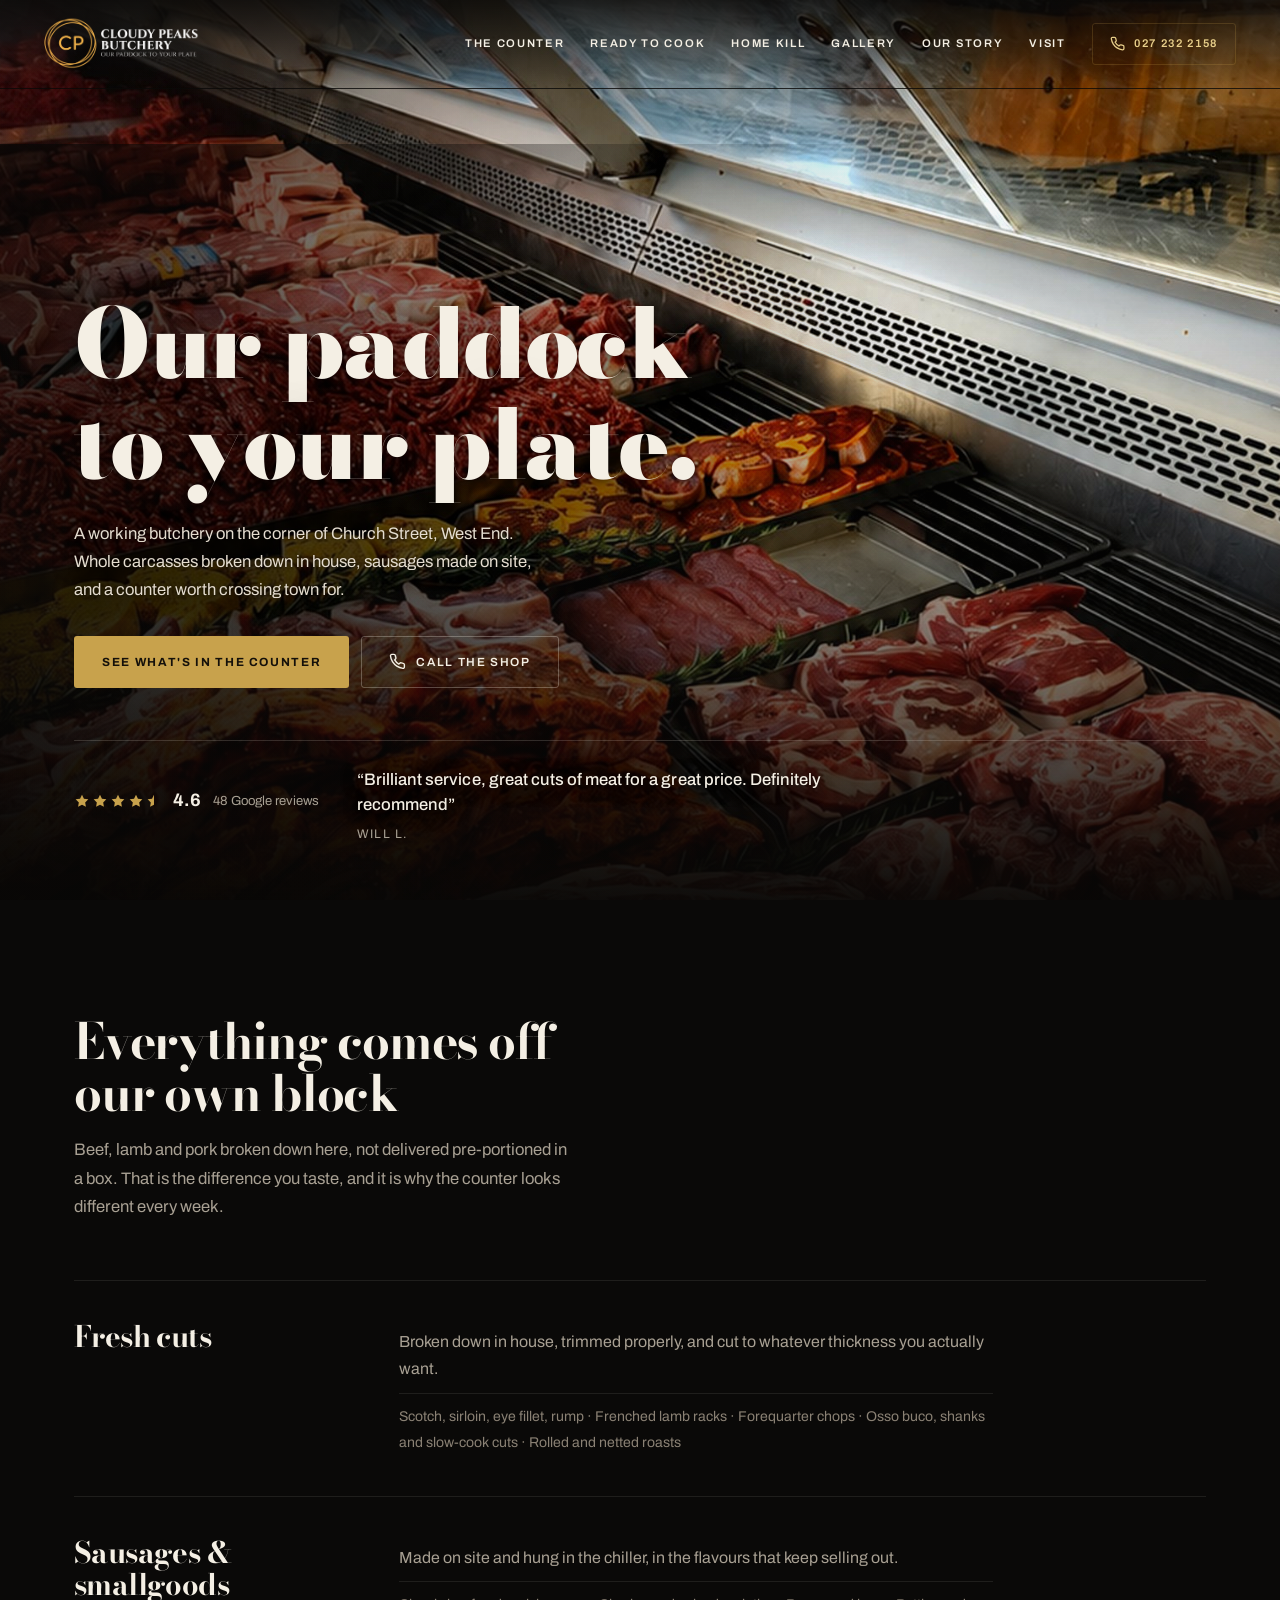
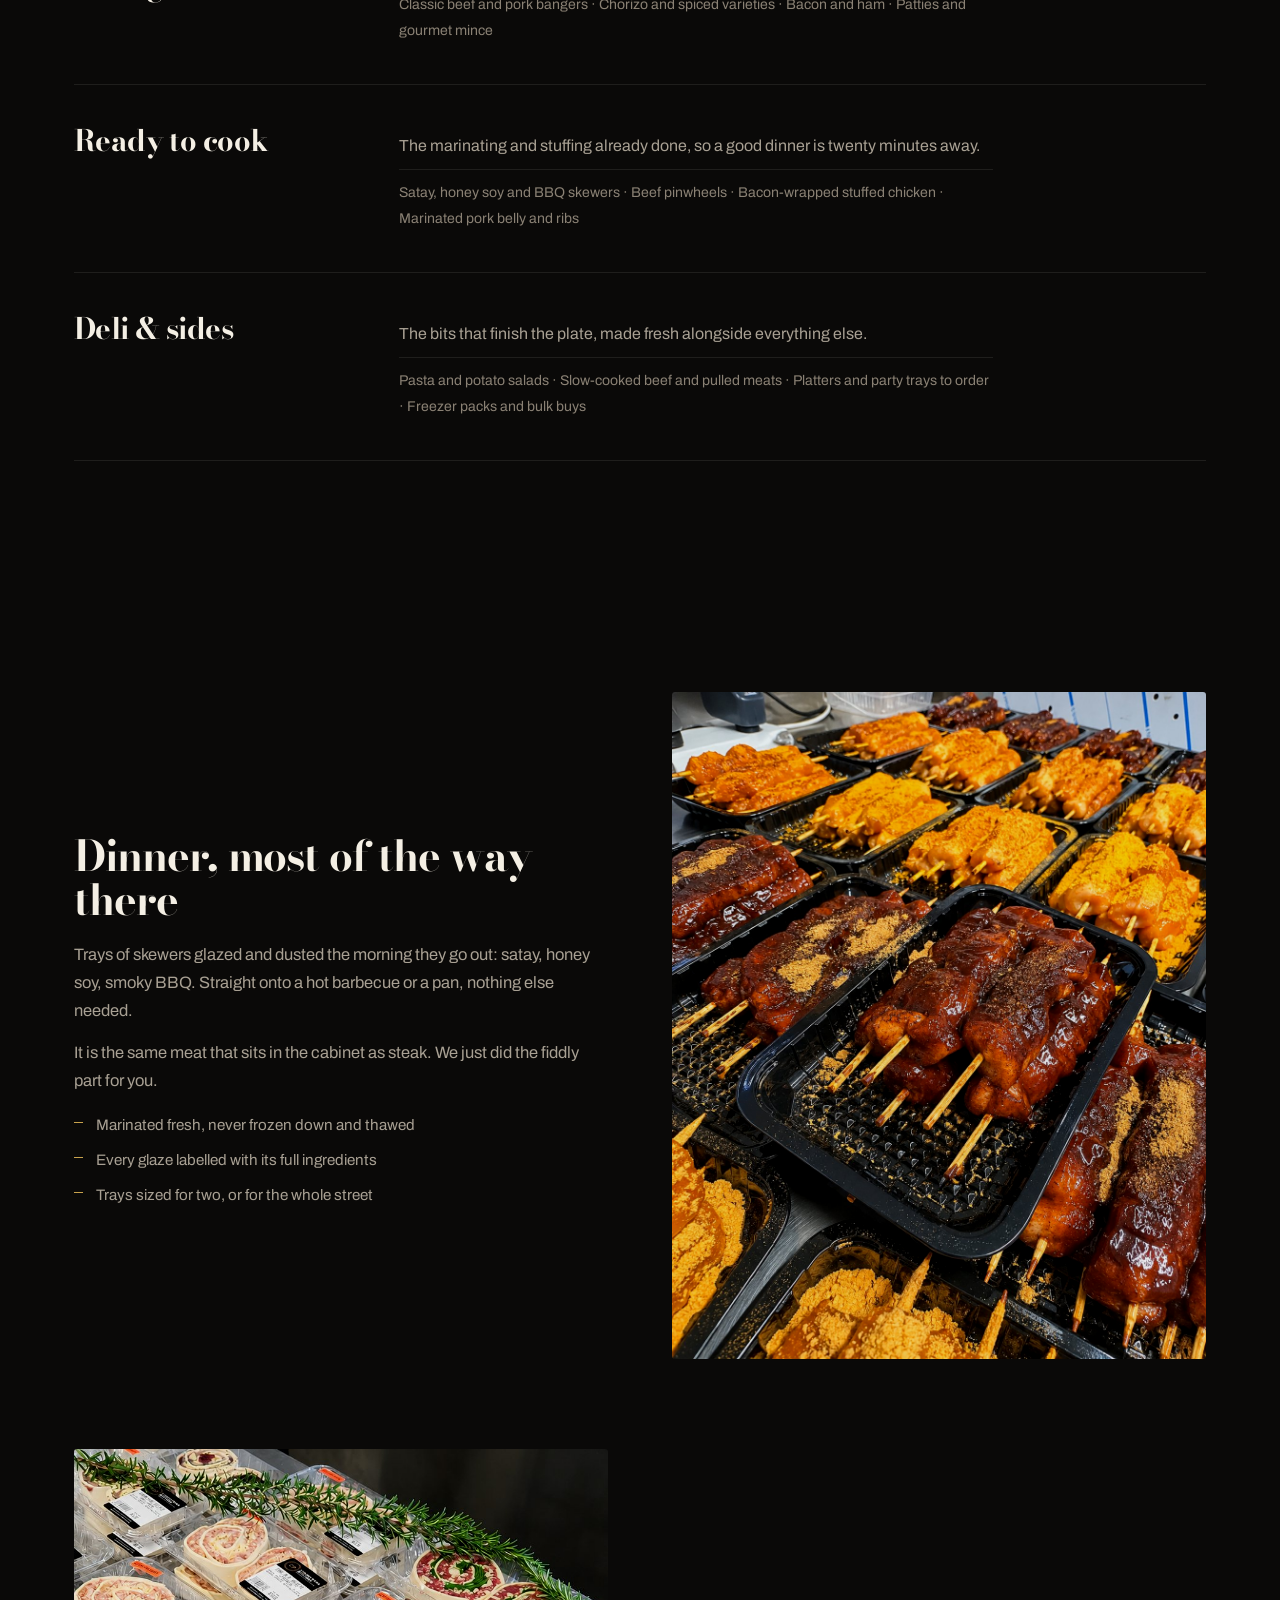
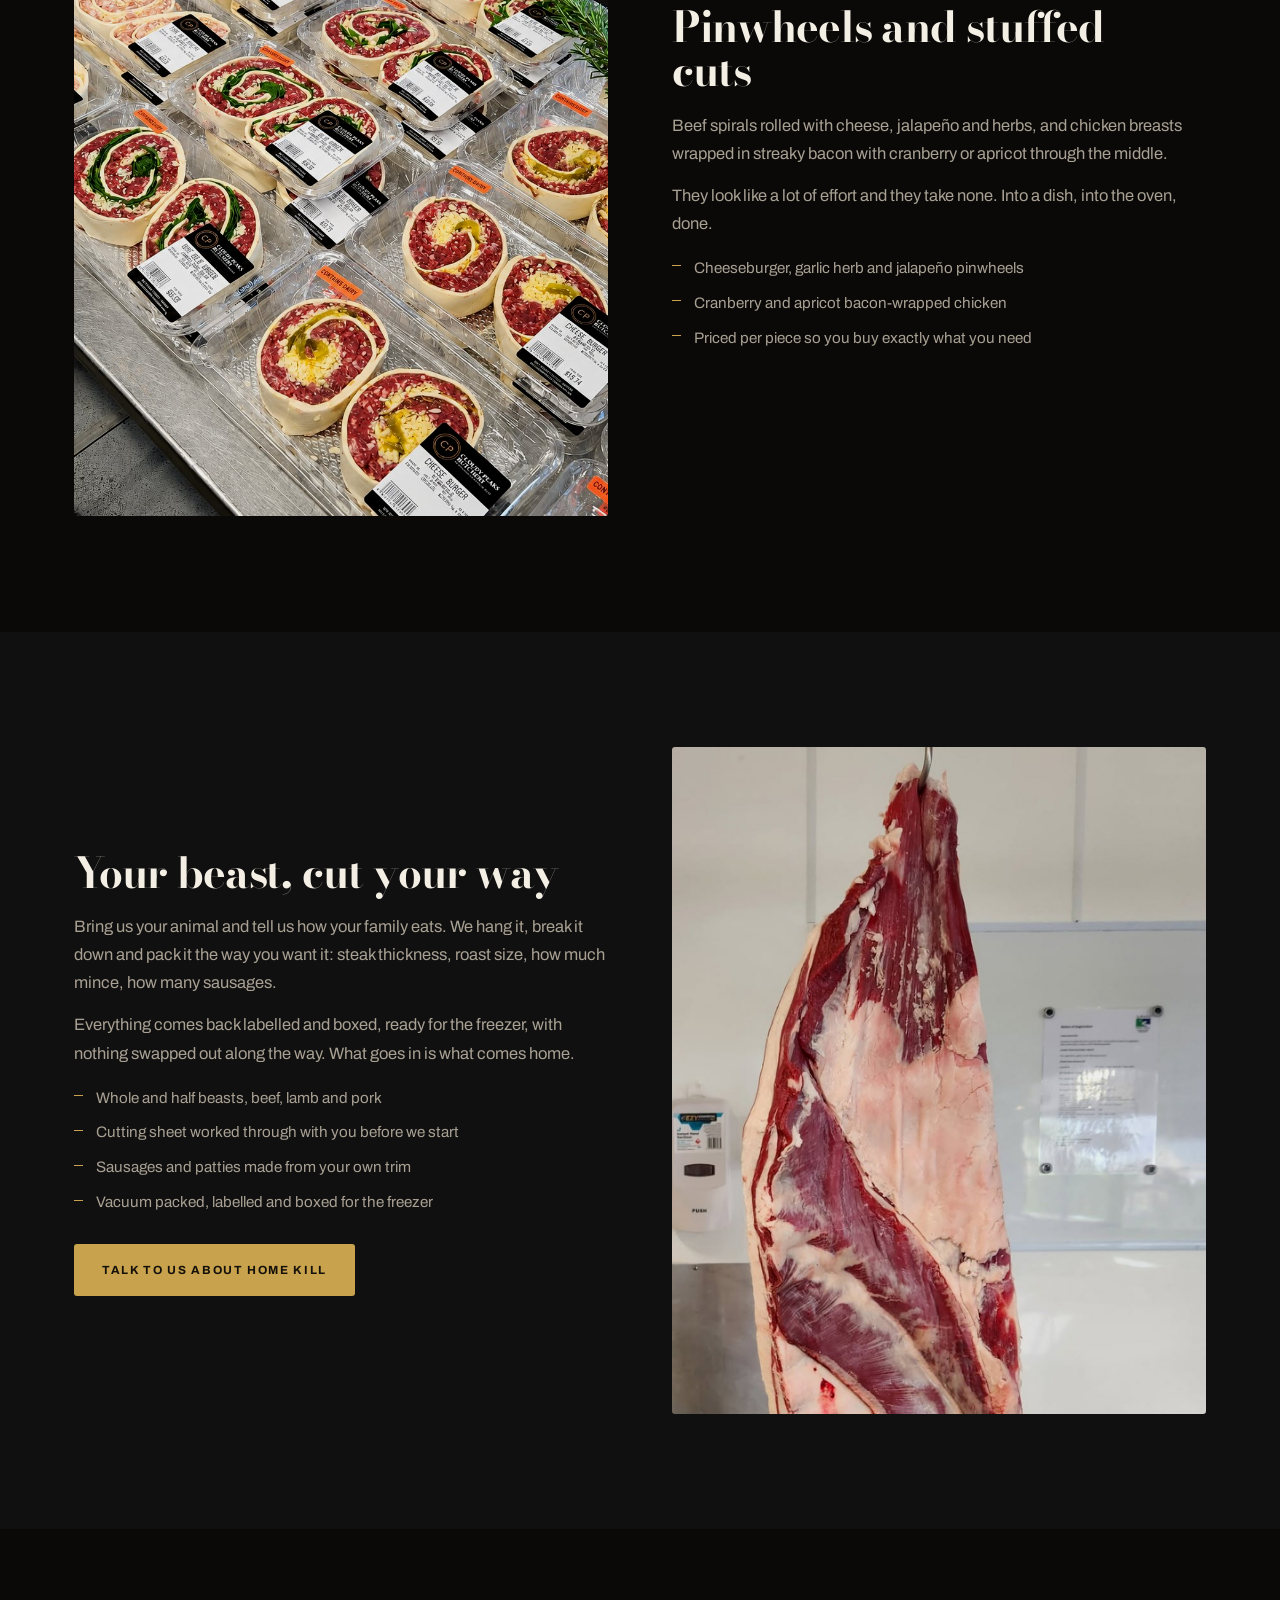
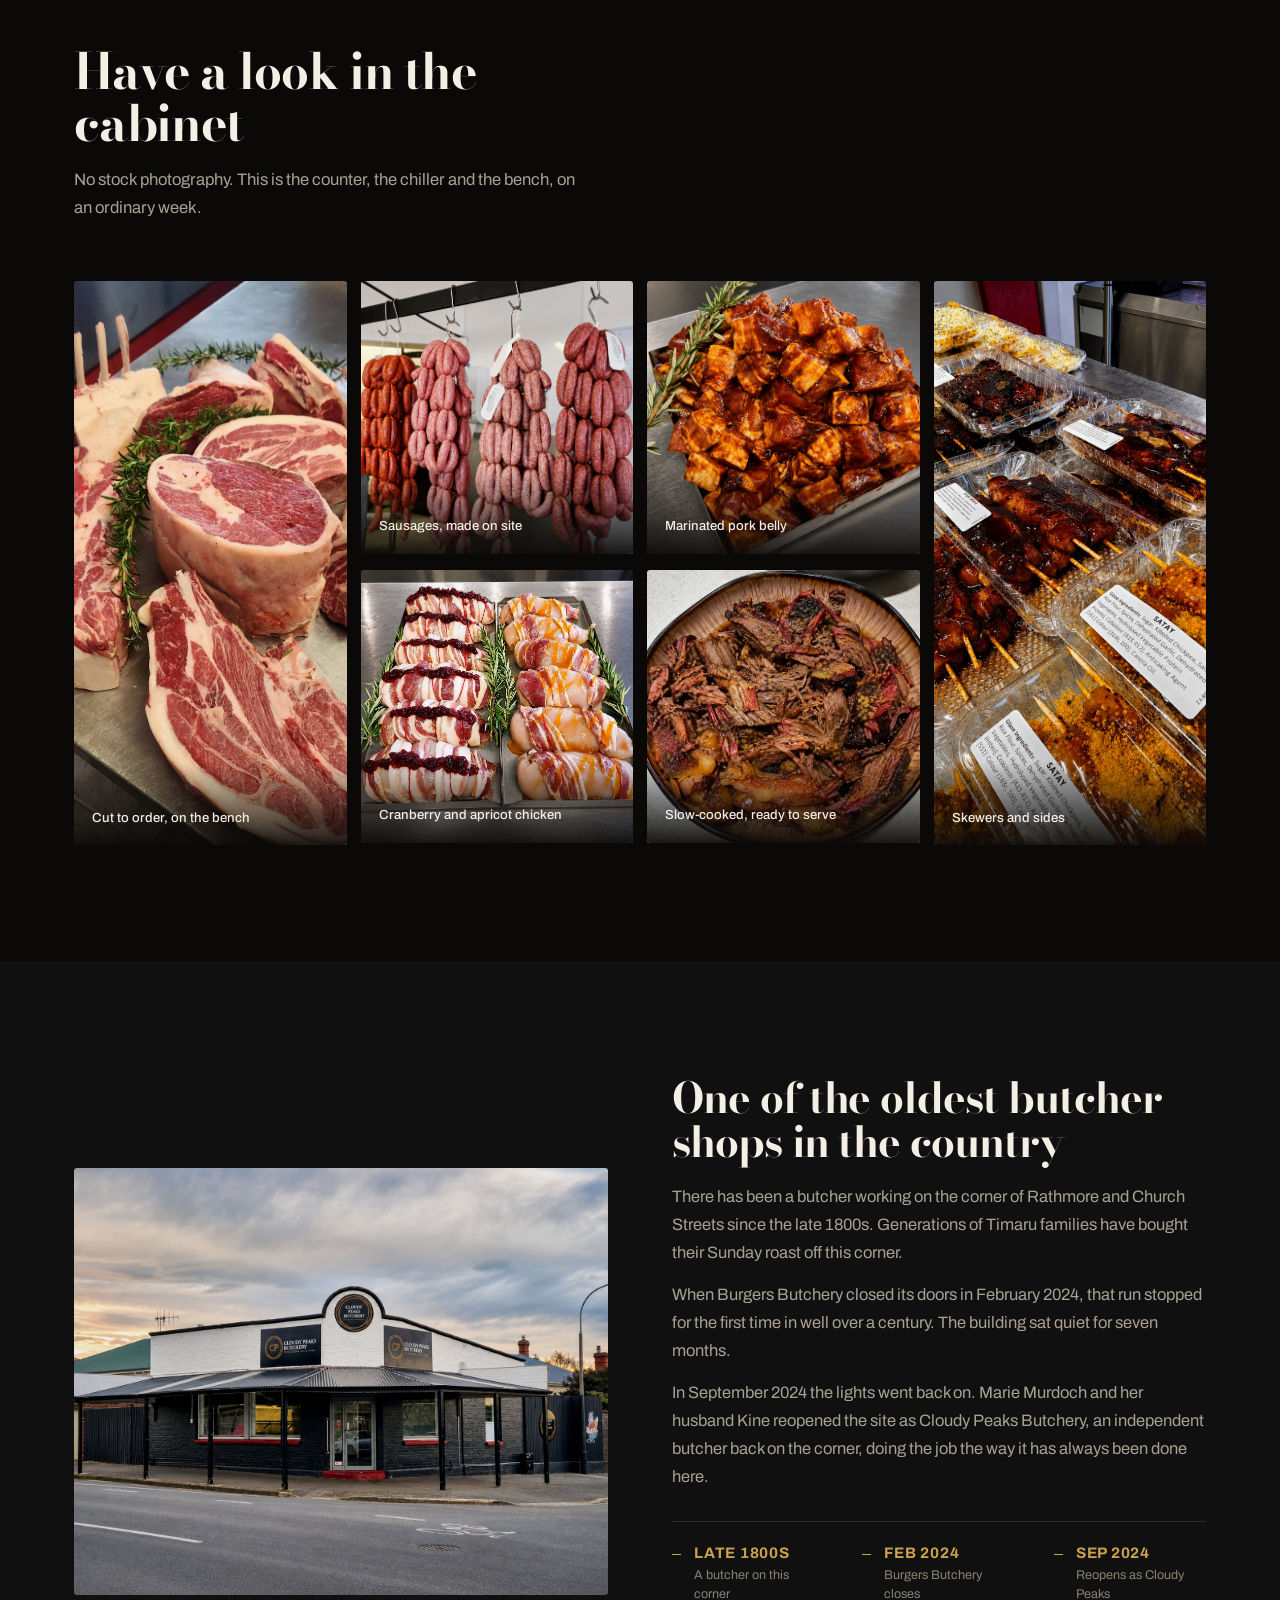
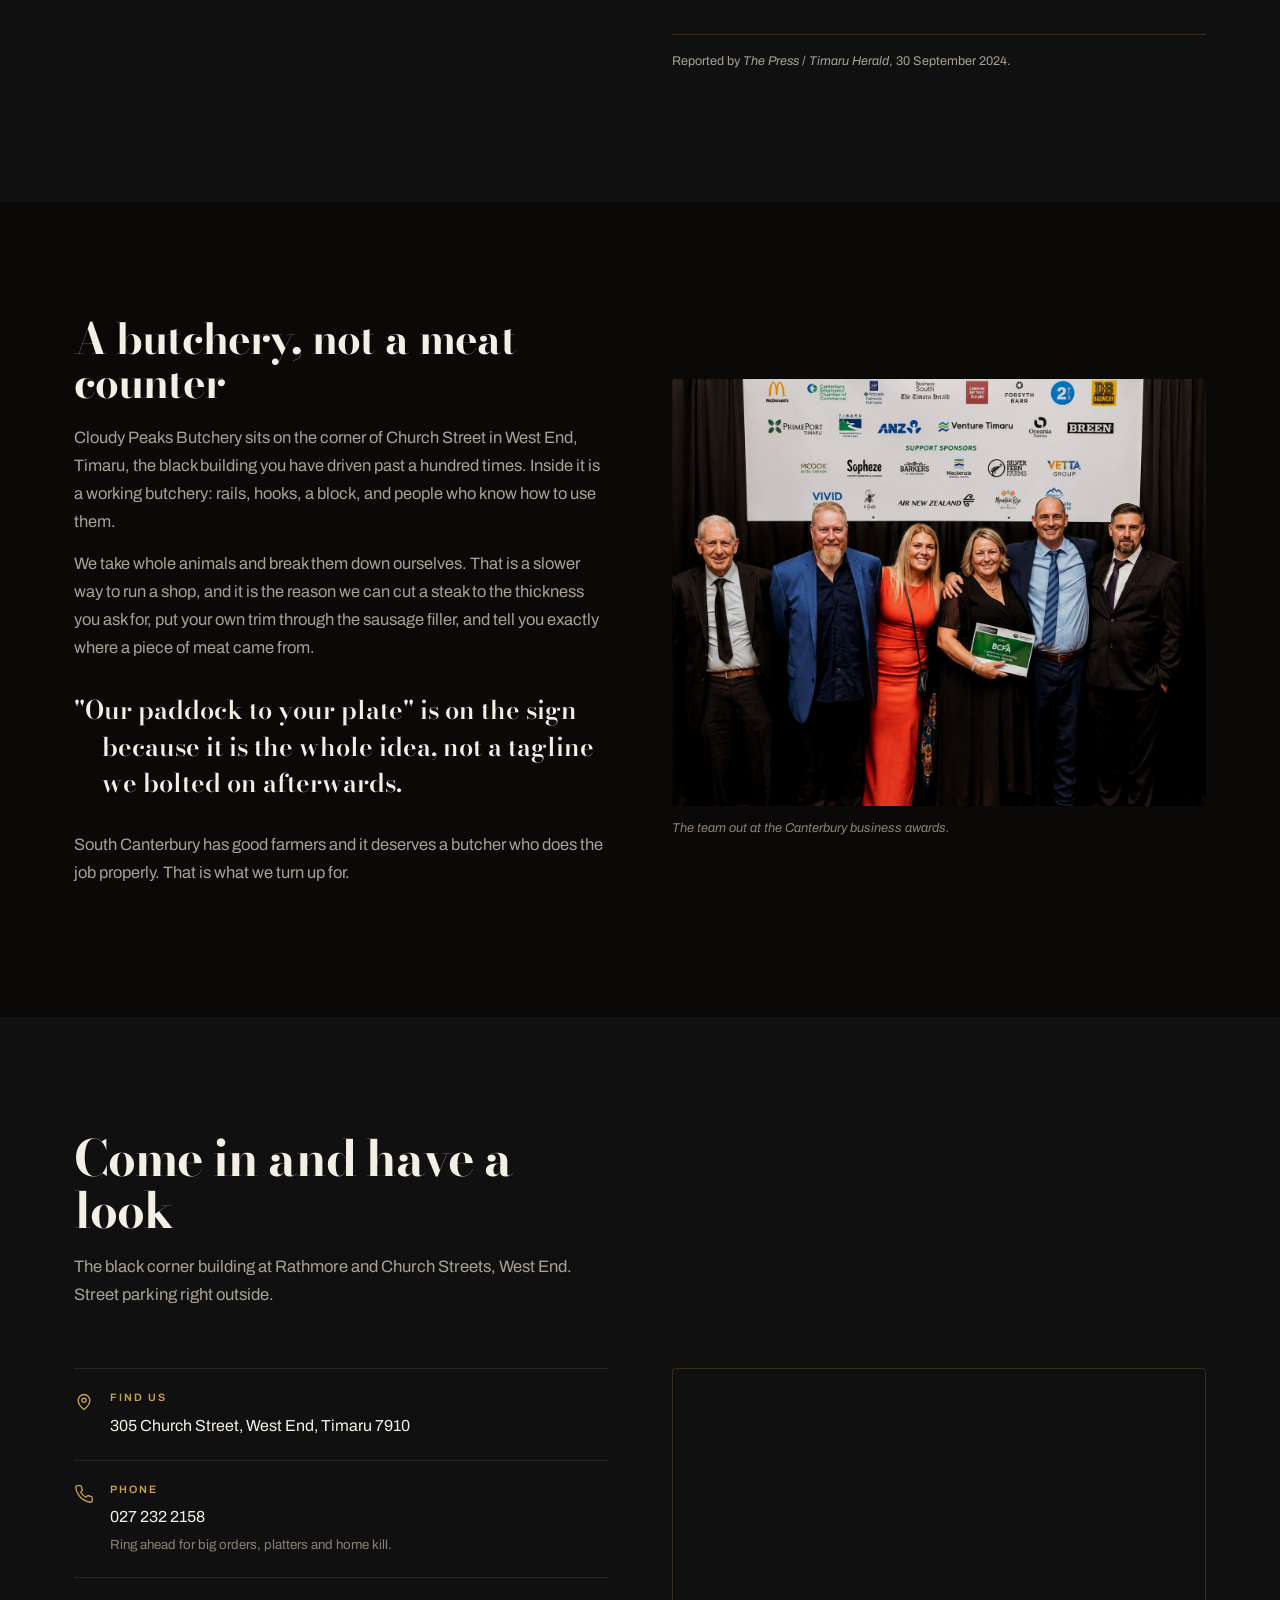
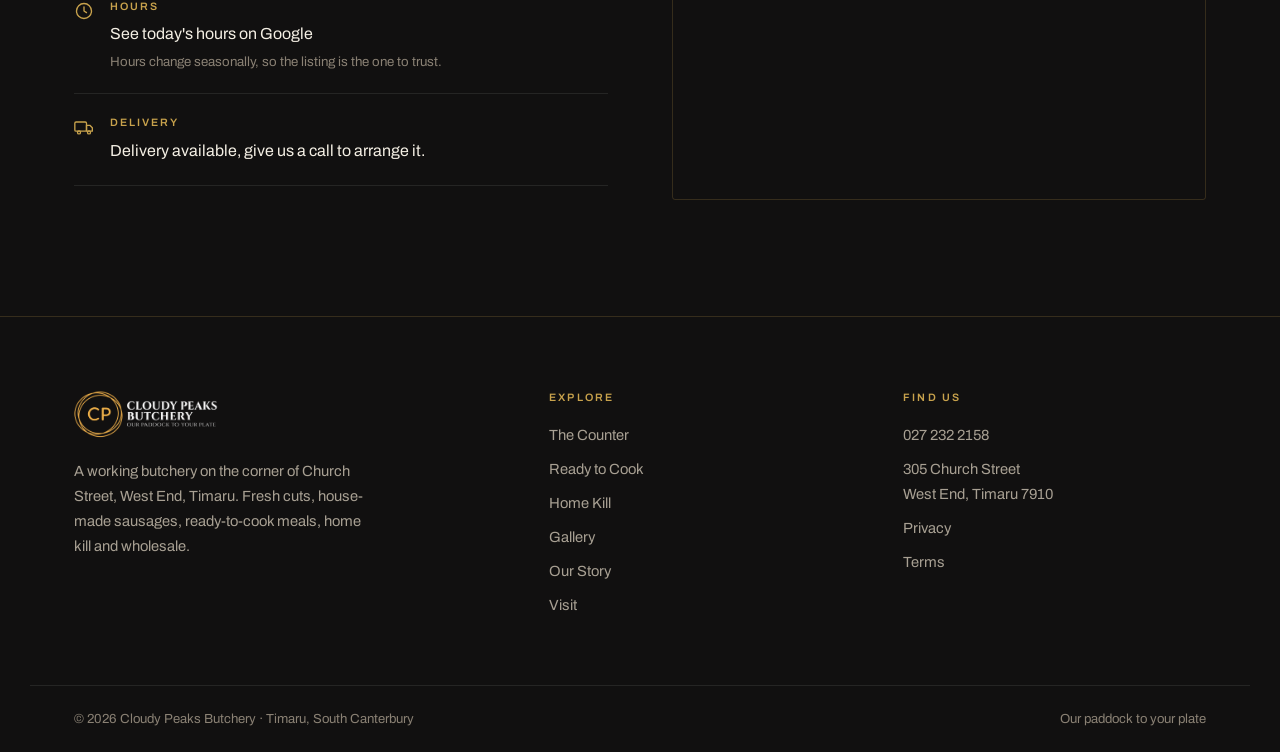
<file: index.html>
<!DOCTYPE html>
<html lang="en-NZ">
<head>
<meta charset="UTF-8">
<meta name="viewport" content="width=device-width, initial-scale=1.0">
<title>Cloudy Peaks Butchery | Craft Butcher, West End, Timaru</title>
<meta name="description" content="Cloudy Peaks Butchery on Church Street, West End, Timaru. Fresh cuts, house-made sausages, marinated ready-to-cook meals, smallgoods, home kill and wholesale. Our paddock to your plate.">
<meta name="theme-color" content="#0a0908">
<link rel="canonical" href="https://cloudy-peaks-butchery-demo.vercel.app/">

<meta property="og:type" content="website">
<meta property="og:title" content="Cloudy Peaks Butchery | Craft Butcher, West End, Timaru">
<meta property="og:description" content="Fresh cuts, house-made sausages and ready-to-cook meals from a real butchery in West End, Timaru. Our paddock to your plate.">
<meta property="og:image" content="https://cloudy-peaks-butchery-demo.vercel.app/img/hero-cabinet.jpg">
<meta property="og:url" content="https://cloudy-peaks-butchery-demo.vercel.app/">
<meta name="twitter:card" content="summary_large_image">

<link rel="icon" href="data:image/svg+xml,%3Csvg xmlns='http://www.w3.org/2000/svg' viewBox='0 0 100 100'%3E%3Crect width='100' height='100' rx='14' fill='%230a0908'/%3E%3Ctext x='50' y='70' font-size='52' text-anchor='middle' fill='%23c8a24c' font-family='Georgia,serif' font-weight='bold'%3ECP%3C/text%3E%3C/svg%3E">
<link rel="preconnect" href="https://fonts.googleapis.com">
<link rel="preconnect" href="https://fonts.gstatic.com" crossorigin>
<link rel="preload" as="image" href="img/hero-cabinet.jpg" media="(min-width:781px)">
<link href="https://fonts.googleapis.com/css2?family=Archivo:wght@400;500;600;700&family=Bodoni+Moda:opsz,wght@6..96,600;6..96,700;6..96,900&display=swap" rel="stylesheet">
<link rel="stylesheet" href="styles.css">

<script type="application/ld+json">
{
  "@context":"https://schema.org",
  "@type":"Butcher",
  "name":"Cloudy Peaks Butchery",
  "slogan":"Our paddock to your plate",
  "image":"https://cloudy-peaks-butchery-demo.vercel.app/img/shopfront.jpg",
  "telephone":"+64272322158",
  "address":{
    "@type":"PostalAddress",
    "streetAddress":"305 Church Street, West End",
    "addressLocality":"Timaru",
    "postalCode":"7910",
    "addressRegion":"Canterbury",
    "addressCountry":"NZ"
  },
  "aggregateRating":{"@type":"AggregateRating","ratingValue":"4.6","reviewCount":"48"}
}
</script>
</head>
<body>

<!-- Drawn icon set: one library, one stroke weight, no unicode glyphs. -->
<svg width="0" height="0" aria-hidden="true" focusable="false" style="position:absolute">
  <symbol id="i-star" viewBox="0 0 24 24">
    <path d="m12 2.6 2.94 5.96 6.58.96-4.76 4.64 1.12 6.55L12 17.62l-5.88 3.09 1.12-6.55L2.48 9.52l6.58-.96L12 2.6Z"/>
  </symbol>
  <symbol id="i-phone" viewBox="0 0 24 24">
    <path d="M22 16.9v3a2 2 0 0 1-2.2 2 19.8 19.8 0 0 1-8.6-3.1 19.5 19.5 0 0 1-6-6A19.8 19.8 0 0 1 2.1 4.2 2 2 0 0 1 4.1 2h3a2 2 0 0 1 2 1.7c.1 1 .4 1.9.7 2.8a2 2 0 0 1-.5 2.1L8.1 9.9a16 16 0 0 0 6 6l1.3-1.3a2 2 0 0 1 2.1-.5c.9.3 1.8.6 2.8.7a2 2 0 0 1 1.7 2Z"/>
  </symbol>
  <symbol id="i-pin" viewBox="0 0 24 24">
    <path d="M12 21s7-5.2 7-11a7 7 0 1 0-14 0c0 5.8 7 11 7 11Z"/><circle cx="12" cy="10" r="2.5"/>
  </symbol>
  <symbol id="i-clock" viewBox="0 0 24 24"><circle cx="12" cy="12" r="9"/><path d="M12 7v5l3 2"/></symbol>
  <symbol id="i-van" viewBox="0 0 24 24">
    <rect x="1" y="6" width="14" height="11" rx="1.5"/><path d="M15 10h4l3 3v4h-7z"/>
    <circle cx="6" cy="18.5" r="1.8"/><circle cx="18" cy="18.5" r="1.8"/>
  </symbol>
  <symbol id="i-menu" viewBox="0 0 24 24"><path d="M4 7h16M4 12h16M4 17h16"/></symbol>
</svg>

<!-- Fixed hero plate. The page scrolls up over it: the one authored moment. -->
<div class="hero-plate" aria-hidden="true"></div>

<nav class="nav" id="nav">
  <a class="brand" href="index.html" aria-label="Cloudy Peaks Butchery">
    <img src="img/logo.png" alt="Cloudy Peaks Butchery, our paddock to your plate" width="1400" height="503">
  </a>
  <div class="nav-links" id="navLinks">
    <a href="#counter">The Counter</a>
    <a href="#ready">Ready to Cook</a>
    <a href="#homekill">Home Kill</a>
    <a href="#gallery">Gallery</a>
    <a href="#story">Our Story</a>
    <a href="#visit">Visit</a>
    <a class="nav-phone" href="tel:+64272322158">
      <svg class="ic" aria-hidden="true"><use href="#i-phone"/></svg>027 232 2158
    </a>
  </div>
  <button class="nav-toggle" id="navToggle" aria-label="Open menu" aria-expanded="false">
    <svg class="ic" aria-hidden="true"><use href="#i-menu"/></svg>
  </button>
</nav>

<header class="hero">
  <div class="hero-inner">
    <h1>Our paddock<br>to your plate.</h1>
    <p class="lede">A working butchery on the corner of Church Street, West End. Whole carcasses
      broken down in house, sausages made on site, and a counter worth crossing town for.</p>
    <div class="hero-cta">
      <a class="btn btn--gold" href="#counter">See what's in the counter</a>
      <a class="btn btn--ghost" href="tel:+64272322158">
        <svg class="ic" aria-hidden="true"><use href="#i-phone"/></svg>Call the shop
      </a>
    </div>

    <!-- Real reviews, verbatim from the Google Business Profile. -->
    <div class="verdict">
      <a class="verdict-score" href="https://www.google.com/maps/place/Cloudy+Peaks+Butchery/@-44.3958283,171.2296862,17z" target="_blank" rel="noopener">
        <span class="stars" role="img" aria-label="Rated 4.6 out of 5">
          <svg class="ic" aria-hidden="true"><use href="#i-star"/></svg>
          <svg class="ic" aria-hidden="true"><use href="#i-star"/></svg>
          <svg class="ic" aria-hidden="true"><use href="#i-star"/></svg>
          <svg class="ic" aria-hidden="true"><use href="#i-star"/></svg>
          <svg class="ic is-half" aria-hidden="true"><use href="#i-star"/></svg>
        </span>
        <b>4.6</b>
        <span class="verdict-count">48 Google reviews</span>
      </a>
      <div class="verdict-quotes" id="quotes">
        <figure class="quote is-on">
          <blockquote>Brilliant service, great cuts of meat for a great price. Definitely recommend</blockquote>
          <figcaption>Will L.</figcaption>
        </figure>
        <figure class="quote">
          <blockquote>Top quality mince and very good fresh brisket</blockquote>
          <figcaption>Diane W.</figcaption>
        </figure>
        <figure class="quote">
          <blockquote>Friendly staff very knowledgeable and great quality meat</blockquote>
          <figcaption>Jireh H.</figcaption>
        </figure>
        <figure class="quote">
          <blockquote>Great to have this shop back in our community. Excellent cuts and quality of meat</blockquote>
          <figcaption>Wendy G.</figcaption>
        </figure>
      </div>
    </div>
  </div>
</header>

<main class="page">

<section id="counter">
  <div class="wrap">
    <div class="lede-block">
      <h2>Everything comes off our own block</h2>
      <p>Beef, lamb and pork broken down here, not delivered pre-portioned in a box. That is the
        difference you taste, and it is why the counter looks different every week.</p>
    </div>

    <dl class="board">
      <div class="board-row">
        <dt>Fresh cuts</dt>
        <dd>
          <p>Broken down in house, trimmed properly, and cut to whatever thickness you actually want.</p>
          <p class="board-items">Scotch, sirloin, eye fillet, rump &middot; Frenched lamb racks &middot;
            Forequarter chops &middot; Osso buco, shanks and slow-cook cuts &middot; Rolled and netted roasts</p>
        </dd>
      </div>
      <div class="board-row">
        <dt>Sausages &amp; smallgoods</dt>
        <dd>
          <p>Made on site and hung in the chiller, in the flavours that keep selling out.</p>
          <p class="board-items">Classic beef and pork bangers &middot; Chorizo and spiced varieties &middot;
            Bacon and ham &middot; Patties and gourmet mince</p>
        </dd>
      </div>
      <div class="board-row">
        <dt>Ready to cook</dt>
        <dd>
          <p>The marinating and stuffing already done, so a good dinner is twenty minutes away.</p>
          <p class="board-items">Satay, honey soy and BBQ skewers &middot; Beef pinwheels &middot;
            Bacon-wrapped stuffed chicken &middot; Marinated pork belly and ribs</p>
        </dd>
      </div>
      <div class="board-row">
        <dt>Deli &amp; sides</dt>
        <dd>
          <p>The bits that finish the plate, made fresh alongside everything else.</p>
          <p class="board-items">Pasta and potato salads &middot; Slow-cooked beef and pulled meats &middot;
            Platters and party trays to order &middot; Freezer packs and bulk buys</p>
        </dd>
      </div>
    </dl>
  </div>
</section>

<section id="ready">
  <div class="wrap">
    <div class="feat">
      <div class="feat-copy">
        <h2>Dinner, most of the way there</h2>
        <p>Trays of skewers glazed and dusted the morning they go out: satay, honey soy, smoky BBQ.
          Straight onto a hot barbecue or a pan, nothing else needed.</p>
        <p>It is the same meat that sits in the cabinet as steak. We just did the fiddly part for you.</p>
        <ul>
          <li>Marinated fresh, never frozen down and thawed</li>
          <li>Every glaze labelled with its full ingredients</li>
          <li>Trays sized for two, or for the whole street</li>
        </ul>
      </div>
      <div class="feat-media">
        <img src="img/skewers.jpg" alt="Trays of marinated chicken skewers in satay, honey soy and BBQ glazes" width="1122" height="1402" loading="lazy">
      </div>
    </div>

    <div class="feat feat--flip">
      <div class="feat-copy">
        <h2>Pinwheels and stuffed cuts</h2>
        <p>Beef spirals rolled with cheese, jalape&ntilde;o and herbs, and chicken breasts wrapped in
          streaky bacon with cranberry or apricot through the middle.</p>
        <p>They look like a lot of effort and they take none. Into a dish, into the oven, done.</p>
        <ul>
          <li>Cheeseburger, garlic herb and jalape&ntilde;o pinwheels</li>
          <li>Cranberry and apricot bacon-wrapped chicken</li>
          <li>Priced per piece so you buy exactly what you need</li>
        </ul>
      </div>
      <div class="feat-media">
        <img src="img/pinwheels.jpg" alt="Cloudy Peaks beef pinwheels packed and labelled on the bench" width="1448" height="1086" loading="lazy">
      </div>
    </div>
  </div>
</section>

<section id="homekill" class="band">
  <div class="wrap">
    <div class="feat">
      <div class="feat-copy">
        <h2>Your beast, cut your way</h2>
        <p>Bring us your animal and tell us how your family eats. We hang it, break it down and pack it
          the way you want it: steak thickness, roast size, how much mince, how many sausages.</p>
        <p>Everything comes back labelled and boxed, ready for the freezer, with nothing swapped out
          along the way. What goes in is what comes home.</p>
        <ul>
          <li>Whole and half beasts, beef, lamb and pork</li>
          <li>Cutting sheet worked through with you before we start</li>
          <li>Sausages and patties made from your own trim</li>
          <li>Vacuum packed, labelled and boxed for the freezer</li>
        </ul>
        <p class="feat-cta"><a class="btn btn--gold" href="tel:+64272322158">Talk to us about home kill</a></p>
      </div>
      <div class="feat-media">
        <img src="img/chiller.jpg" alt="A side of beef hanging on the rail in the Cloudy Peaks chiller" width="1200" height="1500" loading="lazy">
      </div>
    </div>
  </div>
</section>

<section id="gallery">
  <div class="wrap">
    <div class="lede-block">
      <h2>Have a look in the cabinet</h2>
      <p>No stock photography. This is the counter, the chiller and the bench, on an ordinary week.</p>
    </div>
    <div class="gal">
      <figure class="tall">
        <img src="img/cuts-tile.jpg" alt="Lamb racks, forequarter chops, scotch fillet and osso buco laid out on the bench" width="900" height="1382" loading="lazy">
        <figcaption>Cut to order, on the bench</figcaption>
      </figure>
      <figure>
        <img src="img/sausages.jpg" alt="Strings of house-made sausages hanging on hooks in the chiller" width="1122" height="1402" loading="lazy">
        <figcaption>Sausages, made on site</figcaption>
      </figure>
      <figure>
        <img src="img/pork-belly.jpg" alt="A tray of marinated diced pork belly with rosemary" width="1122" height="1402" loading="lazy">
        <figcaption>Marinated pork belly</figcaption>
      </figure>
      <figure class="tall">
        <img src="img/deli.jpg" alt="Packed skewers and pasta salads lined up along the deli bench" width="1122" height="1402" loading="lazy">
        <figcaption>Skewers and sides</figcaption>
      </figure>
      <figure>
        <img src="img/stuffed-chicken.jpg" alt="Bacon-wrapped stuffed chicken breasts with cranberry and apricot" width="1086" height="1448" loading="lazy">
        <figcaption>Cranberry and apricot chicken</figcaption>
      </figure>
      <figure>
        <img src="img/slowcooked.jpg" alt="A bowl of slow-cooked pulled beef" width="1122" height="1402" loading="lazy">
        <figcaption>Slow-cooked, ready to serve</figcaption>
      </figure>
    </div>
  </div>
</section>

<section id="story" class="band">
  <div class="wrap">
    <div class="feat feat--flip">
      <div class="feat-copy">
        <h2>One of the oldest butcher shops in the country</h2>
        <p>There has been a butcher working on the corner of Rathmore and Church Streets since the late
          1800s. Generations of Timaru families have bought their Sunday roast off this corner.</p>
        <p>When Burgers Butchery closed its doors in February 2024, that run stopped for the first time
          in well over a century. The building sat quiet for seven months.</p>
        <p>In September 2024 the lights went back on. Marie Murdoch and her husband Kine reopened the
          site as Cloudy Peaks Butchery, an independent butcher back on the corner, doing the job the
          way it has always been done here.</p>
        <ol class="timeline">
          <li><b>Late 1800s</b><span>A butcher on this corner</span></li>
          <li><b>Feb 2024</b><span>Burgers Butchery closes</span></li>
          <li><b>Sep 2024</b><span>Reopens as Cloudy Peaks</span></li>
        </ol>
        <p class="source-note">Reported by <cite>The Press</cite> / <cite>Timaru Herald</cite>,
          30 September 2024.</p>
      </div>
      <div class="feat-media wide">
        <img src="img/shopfront.jpg" alt="The Cloudy Peaks Butchery shopfront on the corner of Church Street at dusk" width="1448" height="1086" loading="lazy">
      </div>
    </div>
  </div>
</section>

<section id="about">
  <div class="wrap">
    <div class="feat">
      <div class="feat-copy">
        <h2>A butchery, not a meat counter</h2>
        <p>Cloudy Peaks Butchery sits on the corner of Church Street in West End, Timaru, the black
          building you have driven past a hundred times. Inside it is a working butchery: rails, hooks,
          a block, and people who know how to use them.</p>
        <p>We take whole animals and break them down ourselves. That is a slower way to run a shop, and
          it is the reason we can cut a steak to the thickness you ask for, put your own trim through
          the sausage filler, and tell you exactly where a piece of meat came from.</p>
        <blockquote class="pull">"Our paddock to your plate" is on the sign because it is the whole
          idea, not a tagline we bolted on afterwards.</blockquote>
        <p>South Canterbury has good farmers and it deserves a butcher who does the job properly. That
          is what we turn up for.</p>
      </div>
      <figure class="feat-media wide">
        <img src="img/awards.jpg" alt="The Cloudy Peaks team at the Canterbury business awards" width="1448" height="1086" loading="lazy">
        <figcaption>The team out at the Canterbury business awards.</figcaption>
      </figure>
    </div>
  </div>
</section>

<section id="visit" class="band">
  <div class="wrap">
    <div class="lede-block">
      <h2>Come in and have a look</h2>
      <p>The black corner building at Rathmore and Church Streets, West End. Street parking right
        outside.</p>
    </div>
    <div class="visit">
      <div class="visit-info">
        <div class="vrow">
          <svg class="ic vic" aria-hidden="true"><use href="#i-pin"/></svg>
          <div>
            <b>Find us</b>
            <a href="https://www.google.com/maps/place/Cloudy+Peaks+Butchery/@-44.3958283,171.2296862,17z" target="_blank" rel="noopener">305 Church Street, West End, Timaru 7910</a>
          </div>
        </div>
        <div class="vrow">
          <svg class="ic vic" aria-hidden="true"><use href="#i-phone"/></svg>
          <div>
            <b>Phone</b>
            <a href="tel:+64272322158">027 232 2158</a>
            <small>Ring ahead for big orders, platters and home kill.</small>
          </div>
        </div>
        <!-- TODO: swap in the client's confirmed trading hours. Until they are
             confirmed this links to the Google listing, so whatever a visitor
             sees is the live, correct hours rather than a guess baked into HTML. -->
        <div class="vrow">
          <svg class="ic vic" aria-hidden="true"><use href="#i-clock"/></svg>
          <div>
            <b>Hours</b>
            <a href="https://www.google.com/maps/place/Cloudy+Peaks+Butchery/@-44.3958283,171.2296862,17z" target="_blank" rel="noopener">See today's hours on Google</a>
            <small>Hours change seasonally, so the listing is the one to trust.</small>
          </div>
        </div>
        <div class="vrow">
          <svg class="ic vic" aria-hidden="true"><use href="#i-van"/></svg>
          <div>
            <b>Delivery</b>
            <span>Delivery available, give us a call to arrange it.</span>
          </div>
        </div>
      </div>
      <div class="map">
        <iframe
          src="https://www.google.com/maps?q=Cloudy%20Peaks%20Butchery%2C%20305%20Church%20Street%2C%20Timaru&amp;z=16&amp;output=embed"
          title="Cloudy Peaks Butchery, 305 Church Street, West End, Timaru"
          loading="lazy" referrerpolicy="no-referrer-when-downgrade" allowfullscreen></iframe>
      </div>
    </div>
  </div>
</section>

<footer class="footer">
  <div class="footer-top">
    <div>
      <img src="img/logo.png" alt="Cloudy Peaks Butchery" width="1400" height="503">
      <p class="footer-blurb">A working butchery on the corner of Church Street, West End, Timaru.
        Fresh cuts, house-made sausages, ready-to-cook meals, home kill and wholesale.</p>
    </div>
    <div class="footer-col">
      <h5>Explore</h5>
      <a href="#counter">The Counter</a>
      <a href="#ready">Ready to Cook</a>
      <a href="#homekill">Home Kill</a>
      <a href="#gallery">Gallery</a>
      <a href="#story">Our Story</a>
      <a href="#visit">Visit</a>
    </div>
    <div class="footer-col">
      <h5>Find us</h5>
      <a href="tel:+64272322158">027 232 2158</a>
      <span>305 Church Street<br>West End, Timaru 7910</span>
      <a href="privacy.html">Privacy</a>
      <a href="terms.html">Terms</a>
    </div>
  </div>
  <div class="footer-bot">
    <span>&copy; <span id="yr"></span> Cloudy Peaks Butchery &middot; Timaru, South Canterbury</span>
    <span>Our paddock to your plate</span>
  </div>
</footer>

</main>

<script>document.getElementById('yr').textContent=new Date().getFullYear();</script>
<script src="main.js"></script>
</body>
</html>
</file>
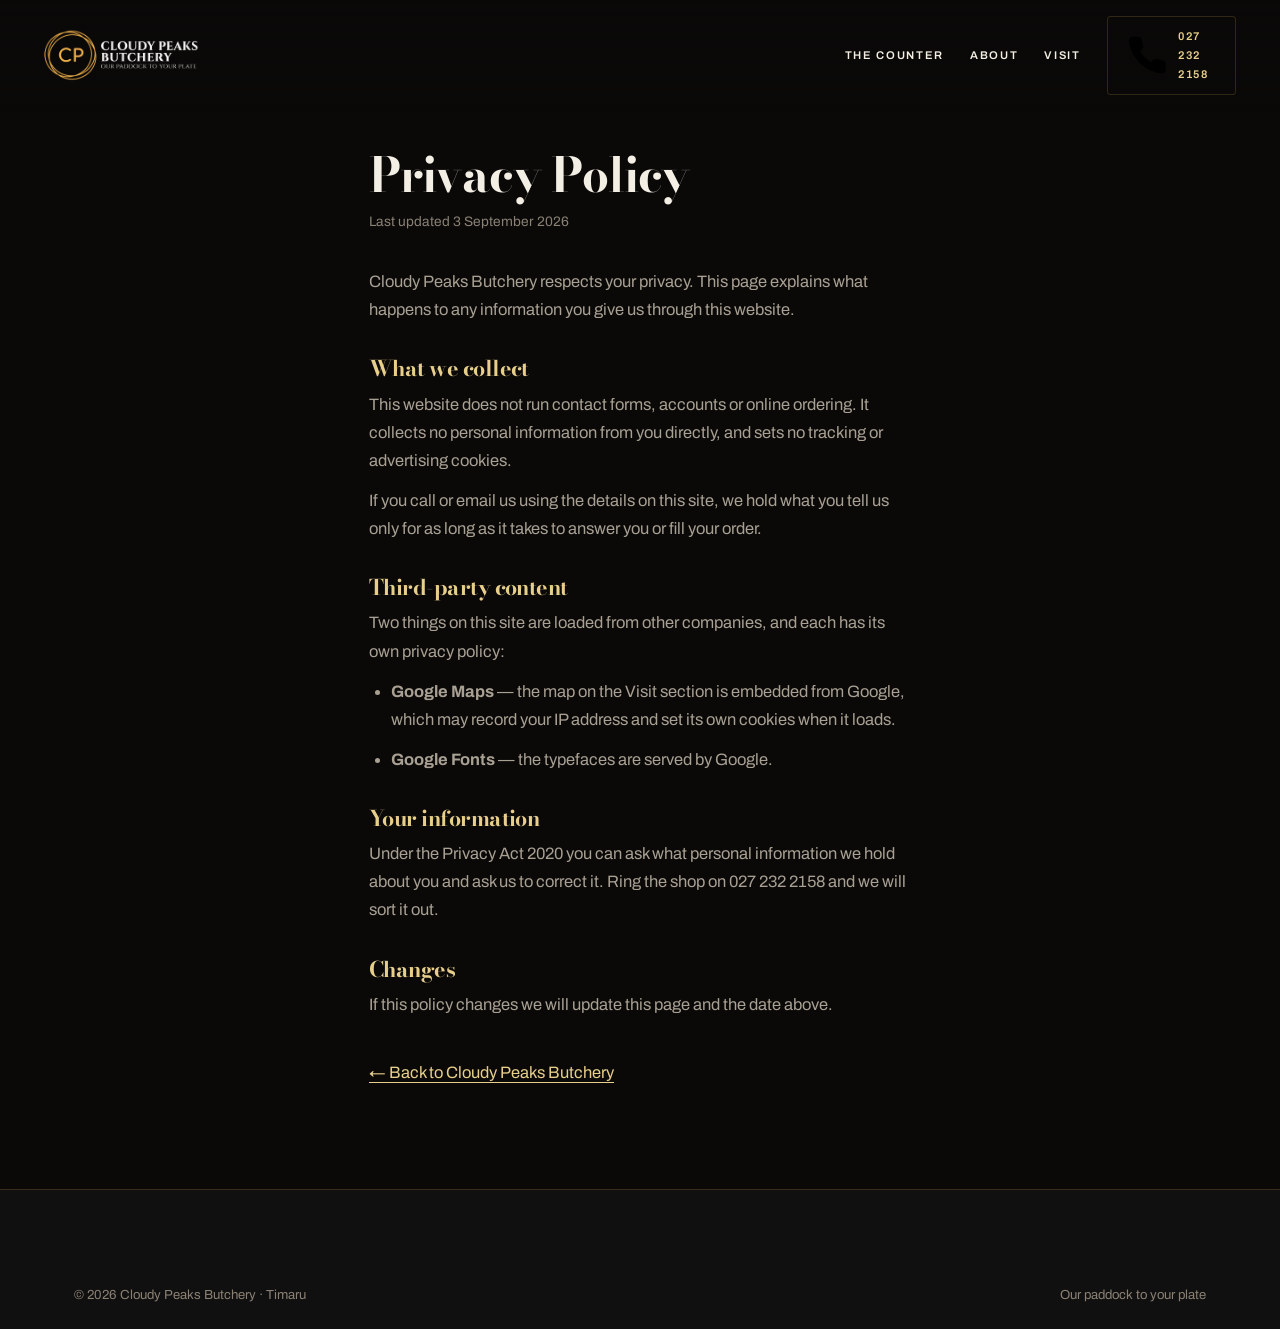
<file: privacy.html>
<!DOCTYPE html>
<html lang="en-NZ">
<head>
<meta charset="UTF-8">
<meta name="viewport" content="width=device-width, initial-scale=1.0">
<title>Privacy Policy | Cloudy Peaks Butchery</title>
<meta name="description" content="How Cloudy Peaks Butchery handles information collected through this website.">
<meta name="theme-color" content="#0a0908">
<meta name="robots" content="noindex">
<link rel="icon" href="data:image/svg+xml,%3Csvg xmlns='http://www.w3.org/2000/svg' viewBox='0 0 100 100'%3E%3Crect width='100' height='100' rx='14' fill='%230a0908'/%3E%3Ctext x='50' y='70' font-size='52' text-anchor='middle' fill='%23c8a24c' font-family='Georgia,serif' font-weight='bold'%3ECP%3C/text%3E%3C/svg%3E">
<link rel="preconnect" href="https://fonts.googleapis.com">
<link rel="preconnect" href="https://fonts.gstatic.com" crossorigin>
<link href="https://fonts.googleapis.com/css2?family=Archivo:wght@400;500;600;700&family=Bodoni+Moda:opsz,wght@6..96,600;6..96,700;6..96,900&display=swap" rel="stylesheet">
<link rel="stylesheet" href="styles.css">
</head>
<body>

<nav class="nav scrolled" id="nav">
  <a class="brand" href="index.html" aria-label="Cloudy Peaks Butchery">
    <img src="img/logo.png" alt="Cloudy Peaks Butchery" width="1400" height="503">
  </a>
  <div class="nav-links" id="navLinks">
    <a href="index.html#counter">The Counter</a>
    <a href="index.html#about">About</a>
    <a href="index.html#visit">Visit</a>
    <a class="nav-phone" href="tel:+64272322158">
      <svg viewBox="0 0 24 24" aria-hidden="true"><path d="M22 16.9v3a2 2 0 0 1-2.2 2 19.8 19.8 0 0 1-8.6-3.1 19.5 19.5 0 0 1-6-6A19.8 19.8 0 0 1 2.1 4.2 2 2 0 0 1 4.1 2h3a2 2 0 0 1 2 1.7c.1 1 .4 1.9.7 2.8a2 2 0 0 1-.5 2.1L8.1 9.9a16 16 0 0 0 6 6l1.3-1.3a2 2 0 0 1 2.1-.5c.9.3 1.8.6 2.8.7a2 2 0 0 1 1.7 2Z"/></svg>
      027 232 2158
    </a>
  </div>
  <button class="nav-toggle" id="navToggle" aria-label="Open menu" aria-expanded="false">
    <svg viewBox="0 0 24 24" aria-hidden="true"><path d="M4 7h16M4 12h16M4 17h16"/></svg>
  </button>
</nav>

<main class="legal">
  <h1>Privacy Policy</h1>
  <p class="updated">Last updated 3 September 2026</p>
  <p>Cloudy Peaks Butchery respects your privacy. This page explains what happens to any information
    you give us through this website.</p>

  <h2>What we collect</h2>
  <p>This website does not run contact forms, accounts or online ordering. It collects no personal
    information from you directly, and sets no tracking or advertising cookies.</p>
  <p>If you call or email us using the details on this site, we hold what you tell us only for as long
    as it takes to answer you or fill your order.</p>

  <h2>Third-party content</h2>
  <p>Two things on this site are loaded from other companies, and each has its own privacy policy:</p>
  <ul>
    <li><b>Google Maps</b> &mdash; the map on the Visit section is embedded from Google, which may
      record your IP address and set its own cookies when it loads.</li>
    <li><b>Google Fonts</b> &mdash; the typefaces are served by Google.</li>
  </ul>

  <h2>Your information</h2>
  <p>Under the Privacy Act 2020 you can ask what personal information we hold about you and ask us to
    correct it. Ring the shop on 027 232 2158 and we will sort it out.</p>

  <h2>Changes</h2>
  <p>If this policy changes we will update this page and the date above.</p>

  <p style="margin-top:40px"><a href="index.html">&larr; Back to Cloudy Peaks Butchery</a></p>
</main>

<footer class="footer">
  <div class="footer-bot" style="margin-top:0;border-top:none">
    <span>&copy; <span id="yr"></span> Cloudy Peaks Butchery &middot; Timaru</span>
    <span>Our paddock to your plate</span>
  </div>
</footer>

<script>document.getElementById('yr').textContent=new Date().getFullYear();</script>
<script src="main.js"></script>
</body>
</html>
</file>
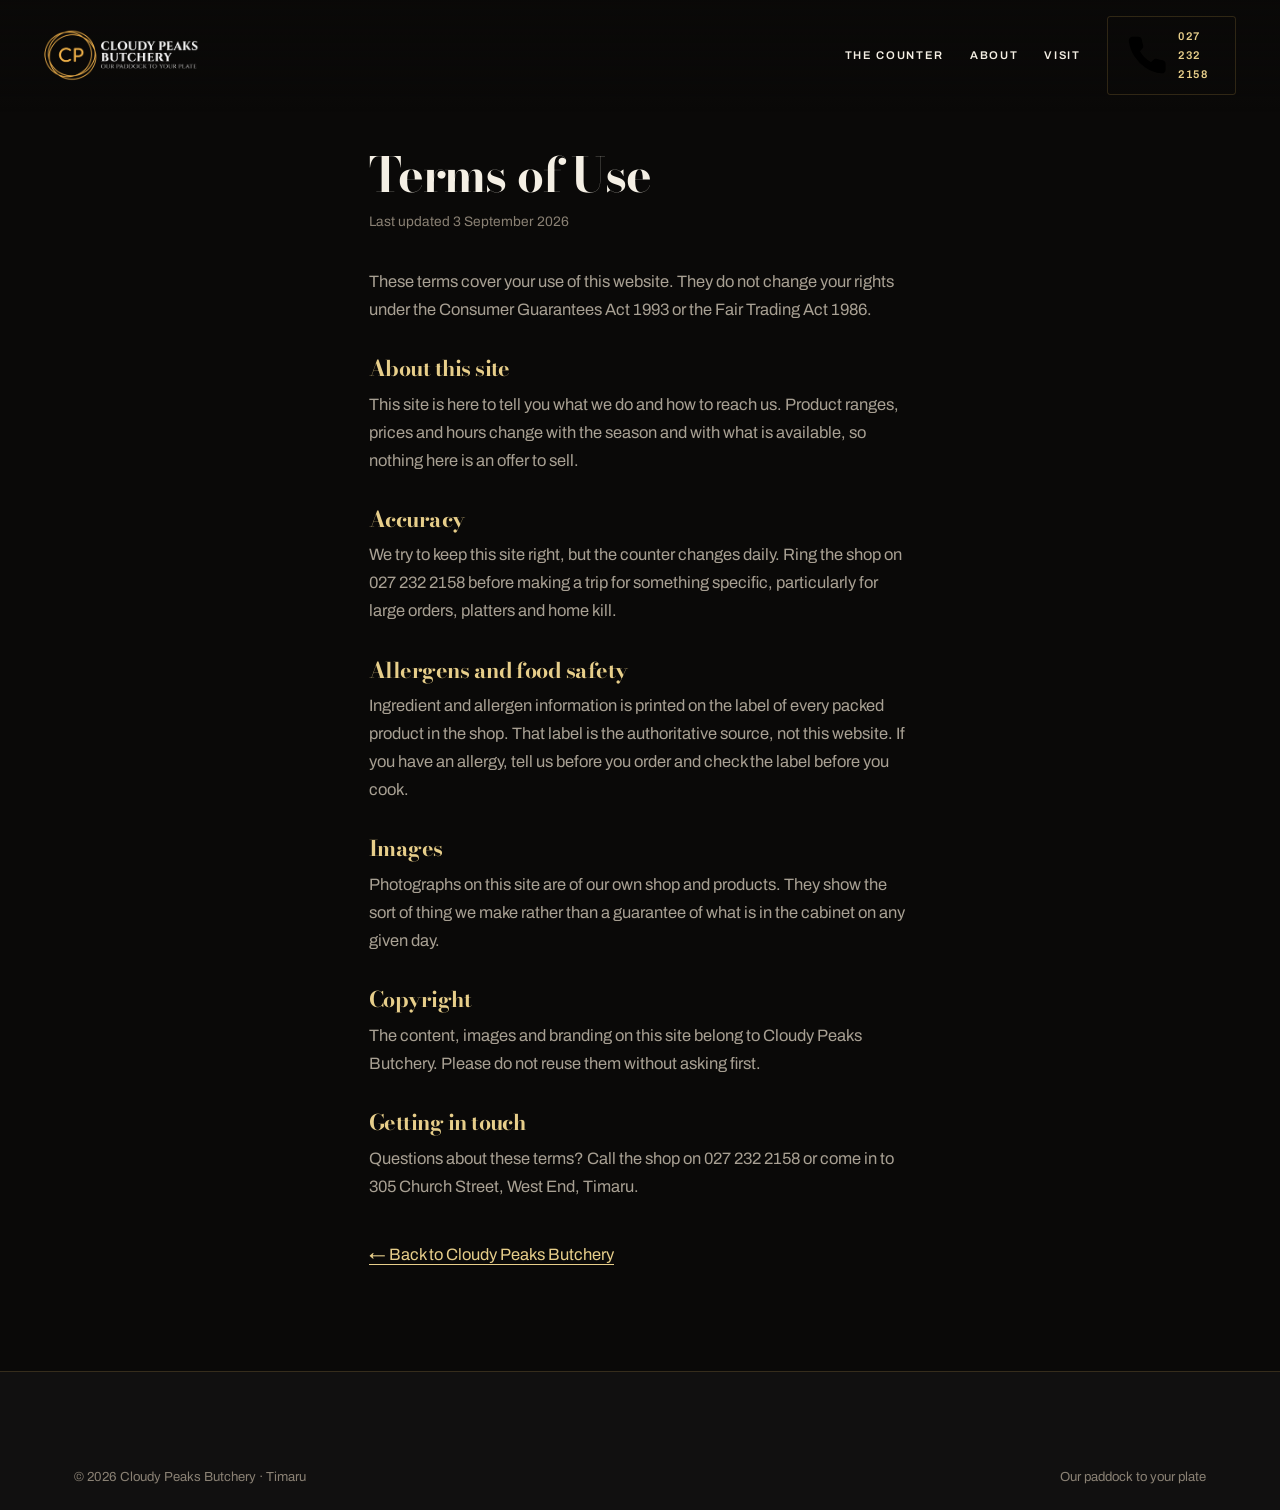
<file: terms.html>
<!DOCTYPE html>
<html lang="en-NZ">
<head>
<meta charset="UTF-8">
<meta name="viewport" content="width=device-width, initial-scale=1.0">
<title>Terms of Use | Cloudy Peaks Butchery</title>
<meta name="description" content="Terms of use for the Cloudy Peaks Butchery website.">
<meta name="theme-color" content="#0a0908">
<meta name="robots" content="noindex">
<link rel="icon" href="data:image/svg+xml,%3Csvg xmlns='http://www.w3.org/2000/svg' viewBox='0 0 100 100'%3E%3Crect width='100' height='100' rx='14' fill='%230a0908'/%3E%3Ctext x='50' y='70' font-size='52' text-anchor='middle' fill='%23c8a24c' font-family='Georgia,serif' font-weight='bold'%3ECP%3C/text%3E%3C/svg%3E">
<link rel="preconnect" href="https://fonts.googleapis.com">
<link rel="preconnect" href="https://fonts.gstatic.com" crossorigin>
<link href="https://fonts.googleapis.com/css2?family=Archivo:wght@400;500;600;700&family=Bodoni+Moda:opsz,wght@6..96,600;6..96,700;6..96,900&display=swap" rel="stylesheet">
<link rel="stylesheet" href="styles.css">
</head>
<body>

<nav class="nav scrolled" id="nav">
  <a class="brand" href="index.html" aria-label="Cloudy Peaks Butchery">
    <img src="img/logo.png" alt="Cloudy Peaks Butchery" width="1400" height="503">
  </a>
  <div class="nav-links" id="navLinks">
    <a href="index.html#counter">The Counter</a>
    <a href="index.html#about">About</a>
    <a href="index.html#visit">Visit</a>
    <a class="nav-phone" href="tel:+64272322158">
      <svg viewBox="0 0 24 24" aria-hidden="true"><path d="M22 16.9v3a2 2 0 0 1-2.2 2 19.8 19.8 0 0 1-8.6-3.1 19.5 19.5 0 0 1-6-6A19.8 19.8 0 0 1 2.1 4.2 2 2 0 0 1 4.1 2h3a2 2 0 0 1 2 1.7c.1 1 .4 1.9.7 2.8a2 2 0 0 1-.5 2.1L8.1 9.9a16 16 0 0 0 6 6l1.3-1.3a2 2 0 0 1 2.1-.5c.9.3 1.8.6 2.8.7a2 2 0 0 1 1.7 2Z"/></svg>
      027 232 2158
    </a>
  </div>
  <button class="nav-toggle" id="navToggle" aria-label="Open menu" aria-expanded="false">
    <svg viewBox="0 0 24 24" aria-hidden="true"><path d="M4 7h16M4 12h16M4 17h16"/></svg>
  </button>
</nav>

<main class="legal">
  <h1>Terms of Use</h1>
  <p class="updated">Last updated 3 September 2026</p>
  <p>These terms cover your use of this website. They do not change your rights under the Consumer
    Guarantees Act 1993 or the Fair Trading Act 1986.</p>

  <h2>About this site</h2>
  <p>This site is here to tell you what we do and how to reach us. Product ranges, prices and hours
    change with the season and with what is available, so nothing here is an offer to sell.</p>

  <h2>Accuracy</h2>
  <p>We try to keep this site right, but the counter changes daily. Ring the shop on 027 232 2158
    before making a trip for something specific, particularly for large orders, platters and home kill.</p>

  <h2>Allergens and food safety</h2>
  <p>Ingredient and allergen information is printed on the label of every packed product in the shop.
    That label is the authoritative source, not this website. If you have an allergy, tell us before
    you order and check the label before you cook.</p>

  <h2>Images</h2>
  <p>Photographs on this site are of our own shop and products. They show the sort of thing we make
    rather than a guarantee of what is in the cabinet on any given day.</p>

  <h2>Copyright</h2>
  <p>The content, images and branding on this site belong to Cloudy Peaks Butchery. Please do not
    reuse them without asking first.</p>

  <h2>Getting in touch</h2>
  <p>Questions about these terms? Call the shop on 027 232 2158 or come in to 305 Church Street,
    West End, Timaru.</p>

  <p style="margin-top:40px"><a href="index.html">&larr; Back to Cloudy Peaks Butchery</a></p>
</main>

<footer class="footer">
  <div class="footer-bot" style="margin-top:0;border-top:none">
    <span>&copy; <span id="yr"></span> Cloudy Peaks Butchery &middot; Timaru</span>
    <span>Our paddock to your plate</span>
  </div>
</footer>

<script>document.getElementById('yr').textContent=new Date().getFullYear();</script>
<script src="main.js"></script>
</body>
</html>
</file>
<file: styles.css>
/* Cloudy Peaks Butchery — black & gold
   Display: Bodoni Moda · Body: Archivo
   The gold is sampled from the shop's own signage; the ground is the
   painted brick of the building rather than a neutral black. */

:root{
  --black:#0a0908;
  --char:#111010;
  --char-2:#181615;
  --bone:#f4efe4;
  --muted:#a8a093;
  --muted-dim:#8a8174;   /* 5.19:1 on --black, 4.95:1 on --char */
  --gold:#c8a24c;
  --gold-lit:#e7ce8a;
  --gold-deep:#8f6f2b;
  --line:rgba(200,162,76,.20);
  --line-soft:rgba(244,239,228,.09);
  --radius:3px;
  --maxw:1220px;
  --pad:clamp(20px,5vw,44px);
  --ease:cubic-bezier(.16,1,.3,1);
}

*{box-sizing:border-box;margin:0;padding:0}
html{scroll-behavior:smooth}
body{
  font-family:"Archivo",system-ui,-apple-system,sans-serif;
  background:var(--black);color:var(--bone);
  font-size:16.5px;line-height:1.7;-webkit-font-smoothing:antialiased;
  overflow-x:hidden;
}
img{display:block;max-width:100%}
a{color:inherit;text-decoration:none}
h1,h2,h3{font-family:"Bodoni Moda","Didot","Georgia",serif;font-weight:700;line-height:1.05;letter-spacing:-.025em}

/* Browser surfaces belong to the design too. */
::selection{background:var(--gold);color:#14100a}
:focus-visible{outline:2px solid var(--gold-lit);outline-offset:3px;border-radius:2px}
html{scrollbar-color:var(--gold-deep) var(--black);scrollbar-width:thin;accent-color:var(--gold)}
::-webkit-scrollbar{width:11px;height:11px}
::-webkit-scrollbar-track{background:var(--black)}
::-webkit-scrollbar-thumb{background:#3a3128;border:3px solid var(--black);border-radius:8px}
::-webkit-scrollbar-thumb:hover{background:var(--gold-deep)}
a{text-underline-offset:.22em;text-decoration-thickness:1px}

.wrap{max-width:var(--maxw);margin:0 auto;padding:0 var(--pad)}
section{padding:clamp(66px,9vw,120px) 0}
.band{background:var(--char)}

/* Shared icon sizing — one stroke weight across the set. */
.ic{width:1em;height:1em;fill:none;stroke:currentColor;stroke-width:1.6;
    stroke-linecap:round;stroke-linejoin:round;flex:none}

.lede-block{max-width:56ch;margin-bottom:clamp(38px,5vw,60px)}
.lede-block h2{font-size:clamp(2rem,4.3vw,3.1rem);margin-bottom:16px}
.lede-block p{color:var(--muted);font-size:1.04rem;max-width:62ch}

/* ---------- buttons ---------- */
.btn{
  display:inline-flex;align-items:center;justify-content:center;gap:10px;
  font-size:.74rem;font-weight:600;letter-spacing:.14em;text-transform:uppercase;
  padding:15px 27px;border:1px solid transparent;border-radius:var(--radius);
  cursor:pointer;transition:background .25s,color .25s,border-color .25s,transform .2s var(--ease);
}
.btn .ic{font-size:1.05rem;stroke-width:2}
.btn--gold{background:var(--gold);color:#14100a;font-weight:700}
.btn--gold:hover{background:var(--gold-lit);transform:translateY(-2px)}
.btn--ghost{border-color:rgba(244,239,228,.28);color:var(--bone)}
.btn--ghost:hover{border-color:var(--gold);color:var(--gold-lit)}

/* ---------- nav ---------- */
.nav{
  position:fixed;inset:0 0 auto 0;z-index:60;
  display:flex;align-items:center;justify-content:space-between;gap:24px;
  padding:16px var(--pad);
  background:linear-gradient(180deg,rgba(10,9,8,.82),rgba(10,9,8,0));
  border-bottom:1px solid transparent;
  transition:border-color .3s,background-color .3s,backdrop-filter .3s;
}
.nav.scrolled{
  border-bottom-color:var(--line);
  background:rgba(10,9,8,.94);backdrop-filter:blur(14px);
}
.brand img{height:56px;width:auto;transform-origin:left center;transition:transform .3s var(--ease)}
.nav.scrolled .brand img{transform:scale(.86)}
.nav-links{display:flex;align-items:center;gap:26px}
.nav-links a{font-size:.7rem;font-weight:600;letter-spacing:.15em;text-transform:uppercase;color:var(--bone);transition:color .2s}
.nav-links a:hover{color:var(--gold-lit)}
.nav-phone{
  display:inline-flex;align-items:center;gap:9px;
  border:1px solid var(--line);padding:10px 17px;border-radius:var(--radius);
  color:var(--gold-lit) !important;
}
.nav-phone .ic{font-size:.95rem;stroke-width:2}
.nav-phone:hover{background:var(--gold);color:#14100a !important;border-color:transparent}
.nav-toggle{display:none;background:none;border:none;color:var(--bone);cursor:pointer;padding:6px;line-height:0}
.nav-toggle .ic{font-size:28px;stroke-width:1.8}

/* ---------- fixed hero plate ---------- */
.hero-plate{
  position:fixed;inset:0;z-index:0;
  background:#0a0908 url('img/hero-cabinet.jpg') center 42% / cover no-repeat;
  filter:brightness(1.14) saturate(1.06) contrast(1.02);
}
/* Two jobs, kept apart: a light veil under the nav, and a bottom fade that
   hands off to the black page. The copy gets its own local scrim below,
   so the photograph itself stays open. */
.hero-plate::after{
  content:"";position:absolute;inset:0;
  background:
    linear-gradient(180deg,rgba(10,9,8,.42) 0%,rgba(10,9,8,.04) 22%,rgba(10,9,8,0) 52%,rgba(10,9,8,.30) 82%,rgba(10,9,8,.88) 100%),
    linear-gradient(96deg,rgba(8,7,6,.34) 0%,rgba(8,7,6,.10) 38%,rgba(8,7,6,0) 66%);
}
.hero{
  position:relative;z-index:1;
  min-height:min(100svh,940px);display:flex;align-items:flex-end;
}
.hero::before{
  content:"";position:absolute;inset:auto 0 0 0;height:84%;pointer-events:none;
  background:
    linear-gradient(180deg,rgba(8,7,6,0) 0%,rgba(8,7,6,.10) 26%,rgba(8,7,6,.40) 58%,rgba(8,7,6,.74) 100%),
    linear-gradient(92deg,rgba(8,7,6,.72) 0%,rgba(8,7,6,.44) 30%,rgba(8,7,6,.14) 54%,rgba(8,7,6,0) 72%);
}
.hero-inner{position:relative}
.hero-inner{width:100%;max-width:var(--maxw);margin:0 auto;padding:148px var(--pad) clamp(40px,5vw,64px)}
.hero h1{
  font-size:clamp(2.9rem,8vw,6rem);font-weight:900;margin-bottom:24px;
  text-shadow:0 2px 6px rgba(0,0,0,.42),0 6px 54px rgba(0,0,0,.7);
}
.hero .lede{
  color:#e4dccf;font-size:clamp(1rem,1.3vw,1.1rem);max-width:48ch;margin-bottom:32px;
  text-shadow:0 1px 3px rgba(0,0,0,.55),0 2px 22px rgba(0,0,0,.85);
}
.hero-cta{display:flex;flex-wrap:wrap;gap:12px;margin-bottom:clamp(34px,4.5vw,52px)}

/* ---------- the verdict: real reviews, in the hero ---------- */
.verdict{
  display:flex;align-items:center;gap:clamp(20px,3vw,40px);flex-wrap:wrap;
  padding-top:26px;border-top:1px solid rgba(244,239,228,.16);
}
.verdict-score{display:flex;align-items:center;gap:11px;flex:none}
.stars{display:inline-flex;gap:2px;color:var(--gold)}
.stars .ic{font-size:16px;fill:currentColor;stroke:none}
.stars .is-half{
  -webkit-mask-image:linear-gradient(90deg,#000 52%,transparent 52%);
          mask-image:linear-gradient(90deg,#000 52%,transparent 52%);
}
.verdict-score b{font-size:1.12rem;font-weight:700;line-height:1;letter-spacing:.01em}
.verdict-count{color:var(--muted);font-size:.82rem;white-space:nowrap}
.verdict-score:hover .verdict-count{color:var(--gold-lit)}

.verdict-quotes{position:relative;flex:1;min-width:min(100%,300px);min-height:4.2em}
.quote{
  position:absolute;inset:0;margin:0;
  opacity:0;transform:translateY(6px);pointer-events:none;
  transition:opacity .6s var(--ease),transform .6s var(--ease);
}
.quote.is-on{opacity:1;transform:none;pointer-events:auto}
.quote blockquote{
  font-size:clamp(.98rem,1.3vw,1.08rem);font-weight:500;line-height:1.5;
  color:var(--bone);max-width:52ch;letter-spacing:.002em;
  text-shadow:0 1px 3px rgba(0,0,0,.55),0 2px 20px rgba(0,0,0,.85);
}
.quote blockquote::before{content:"\201C"}
.quote blockquote::after{content:"\201D"}
.quote figcaption{color:var(--muted);font-size:.78rem;letter-spacing:.1em;text-transform:uppercase;margin-top:7px}

/* the page rides up over the fixed plate */
.page{position:relative;z-index:2;background:var(--black)}

/* ---------- the board (replaces the card grid) ---------- */
.board{border-top:1px solid var(--line-soft)}
.board-row{
  display:grid;grid-template-columns:minmax(190px,.34fr) 1fr;
  gap:clamp(18px,4vw,56px);align-items:baseline;
  padding:clamp(26px,3.4vw,40px) 0;border-bottom:1px solid var(--line-soft);
  transition:border-color .3s;
}
.board-row:hover{border-bottom-color:var(--line)}
.board dt{
  font-family:"Bodoni Moda","Didot","Georgia",serif;font-weight:700;letter-spacing:-.02em;
  font-size:clamp(1.35rem,2.3vw,1.85rem);line-height:1.1;color:var(--bone);
}
.board dd{margin:0;max-width:66ch}
.board dd p{color:var(--muted);font-size:1rem}
.board .board-items{
  color:var(--muted-dim);font-size:.88rem;line-height:1.85;margin-top:10px;
  padding-top:10px;border-top:1px solid var(--line-soft);
}

/* ---------- feature rows ---------- */
.feat{display:grid;grid-template-columns:1fr 1fr;gap:clamp(32px,5vw,74px);align-items:center}
.feat + .feat{margin-top:clamp(58px,7vw,108px)}
.feat h2{font-size:clamp(1.85rem,3.4vw,2.65rem);margin-bottom:18px;max-width:18ch}
.feat p{color:var(--muted);margin-bottom:14px;max-width:60ch}
.feat ul{list-style:none;margin-top:18px}
.feat li{padding-left:22px;position:relative;color:var(--muted);font-size:.95rem;margin-bottom:9px;max-width:56ch}
.feat li::before{content:"";position:absolute;left:0;top:.62em;width:9px;height:1px;background:var(--gold)}
.feat-cta{margin-top:28px}
.feat-media{position:relative;margin:0}
.feat-media img{
  width:100%;height:auto;aspect-ratio:4/5;object-fit:cover;border-radius:var(--radius);
  filter:brightness(.92) contrast(1.05) saturate(1.04);
}
.feat-media.wide img{aspect-ratio:5/4;height:auto}
.feat-media figcaption{margin-top:12px;color:var(--muted-dim);font-size:.8rem;font-style:italic}
.feat--flip .feat-media{order:-1}

/* ---------- gallery ---------- */
.gal{display:grid;grid-template-columns:repeat(4,1fr);gap:14px}
.gal figure{position:relative;margin:0;overflow:hidden;border-radius:var(--radius);background:var(--char)}
.gal img{
  width:100%;height:100%;object-fit:cover;
  filter:brightness(.95) contrast(1.04) saturate(1.04);
  transition:transform .9s var(--ease),filter .5s;
}
.gal figure:hover img{transform:scale(1.055);filter:brightness(1.02) contrast(1.05) saturate(1.06)}
.gal figcaption{
  position:absolute;inset:auto 0 0 0;padding:46px 18px 16px;
  font-size:.82rem;font-weight:500;color:var(--bone);
  background:linear-gradient(0deg,rgba(10,9,8,.92),transparent);
}
.gal figure:not(.tall){aspect-ratio:1/1}
.gal .tall{grid-row:span 2;aspect-ratio:1/2.07}

/* ---------- pull quote ---------- */
.pull{
  font-family:"Bodoni Moda","Didot","Georgia",serif;font-size:clamp(1.3rem,2.1vw,1.6rem);
  font-weight:600;line-height:1.42;color:var(--bone);
  margin:30px 0;padding-left:1.1em;text-indent:-1.1em;max-width:34ch;
}

/* ---------- timeline ---------- */
.timeline{
  list-style:none;display:grid;grid-template-columns:repeat(3,auto);
  justify-content:start;gap:clamp(20px,3vw,44px);
  margin:30px 0 6px;padding:22px 0;
  border-top:1px solid var(--line);border-bottom:1px solid var(--line);
}
.timeline b{
  display:block;font-size:.95rem;font-weight:700;letter-spacing:.05em;
  text-transform:uppercase;color:var(--gold);line-height:1.2;margin-bottom:4px;
}
.timeline span{color:var(--muted-dim);font-size:.79rem;line-height:1.45;display:block}
.source-note{color:var(--muted-dim);font-size:.79rem;margin-top:16px}
.source-note cite{font-style:italic}

/* ---------- visit ---------- */
.visit{display:grid;grid-template-columns:1fr 1fr;gap:clamp(34px,5vw,66px);align-items:start}
.vrow{display:flex;gap:16px;padding:20px 0;border-bottom:1px solid var(--line-soft)}
.vrow:first-of-type{border-top:1px solid var(--line-soft)}
.vic{font-size:20px;color:var(--gold);margin-top:3px}
.vrow b{display:block;font-family:"Archivo",sans-serif;font-size:.67rem;font-weight:600;letter-spacing:.18em;text-transform:uppercase;color:var(--gold);margin-bottom:4px}
.vrow a,.vrow span{color:var(--bone);font-size:1rem}
.vrow a:hover{color:var(--gold-lit);text-decoration:underline}
.vrow small{display:block;color:var(--muted-dim);font-size:.83rem;margin-top:3px}
.map{border:1px solid var(--line);border-radius:var(--radius);overflow:hidden;line-height:0}
.map iframe{width:100%;height:430px;border:0;display:block;filter:grayscale(1) invert(.92) contrast(.85) brightness(.95)}

/* ---------- footer ---------- */
.footer{border-top:1px solid var(--line);background:var(--char);padding:clamp(48px,6vw,72px) 0 0}
.footer-top{display:grid;grid-template-columns:1.4fr 1fr 1fr;gap:clamp(28px,4vw,54px);max-width:var(--maxw);margin:0 auto;padding:0 var(--pad)}
.footer img{height:52px;width:auto;margin-bottom:18px}
.footer-blurb{color:var(--muted);font-size:.92rem;max-width:38ch}
.footer h5{font-family:"Archivo",sans-serif;font-size:.67rem;font-weight:600;letter-spacing:.2em;text-transform:uppercase;color:var(--gold);margin-bottom:16px}
.footer-col a,.footer-col span{display:block;color:var(--muted);font-size:.92rem;margin-bottom:9px}
.footer-col a:hover{color:var(--gold-lit)}
.footer-bot{
  margin:clamp(38px,5vw,58px) auto 0;border-top:1px solid var(--line-soft);
  padding:22px var(--pad);max-width:var(--maxw);
  display:flex;justify-content:space-between;gap:16px;flex-wrap:wrap;
  color:var(--muted-dim);font-size:.82rem;
}

/* ---------- legal pages ---------- */
.legal{max-width:70ch;margin:0 auto;padding:150px var(--pad) 90px;position:relative;z-index:2;background:var(--black)}
.legal h1{font-size:clamp(2rem,4.4vw,3rem);margin-bottom:10px}
.legal .updated{color:var(--muted-dim);font-size:.86rem;margin-bottom:34px}
.legal h2{font-size:1.35rem;margin:34px 0 10px;color:var(--gold-lit)}
.legal p,.legal li{color:var(--muted);margin-bottom:12px}
.legal ul{padding-left:22px}
.legal a{color:var(--gold-lit);text-decoration:underline}

/* ---------- responsive ---------- */
@media(max-width:1040px){
  .nav-links{
    position:fixed;inset:0 0 0 auto;width:min(82%,340px);height:100vh;
    flex-direction:column;align-items:flex-start;justify-content:center;gap:26px;
    padding:40px;background:var(--char);border-left:1px solid var(--line);
    transform:translateX(100%);transition:transform .34s var(--ease);overflow-y:auto;
  }
  .nav-links.open{transform:none}
  .nav-toggle{display:block;position:relative;z-index:70}
  .brand img{height:50px}
  .gal{grid-template-columns:repeat(2,1fr)}
}
@media(max-width:820px){
  .feat,.visit{grid-template-columns:1fr}
  .feat-media,.feat--flip .feat-media{order:-1}
  .board-row{grid-template-columns:1fr;gap:10px}
  .map iframe{height:320px}
  .footer-top{grid-template-columns:1fr 1fr}
}
@media(max-width:780px){
  /* fixed backgrounds are unreliable on mobile browsers — pin the tall crop instead */
  .hero-plate{position:absolute;height:100svh;background-image:url('img/hero-cabinet-tall.jpg');background-position:center 38%}
  .hero::before{height:64%}
  .hero{min-height:100svh}
}
@media(max-width:620px){
  body{font-size:16px}
  .brand img{height:40px}
  .btn{padding:13px 20px;font-size:.68rem;letter-spacing:.12em}
  .hero-inner{padding-top:124px}
  .hero h1{font-size:clamp(2.3rem,10.5vw,3.2rem)}
  .gal{grid-template-columns:1fr 1fr;gap:10px}
  .gal .tall{grid-row:span 1;aspect-ratio:1/1}
  .verdict{gap:18px}
  .verdict-quotes{min-height:6em}
  .timeline{grid-template-columns:1fr;gap:14px;padding:18px 0}
  .timeline li{display:flex;align-items:baseline;gap:12px}
  .timeline b{margin-bottom:0;min-width:6.5em;flex:none}
  .footer-top{grid-template-columns:1fr}
}
@media(prefers-reduced-motion:reduce){
  html{scroll-behavior:auto}
  .quote{transition:none}
  .gal img,.btn,.nav,.brand img{transition:none}
}
</file>
